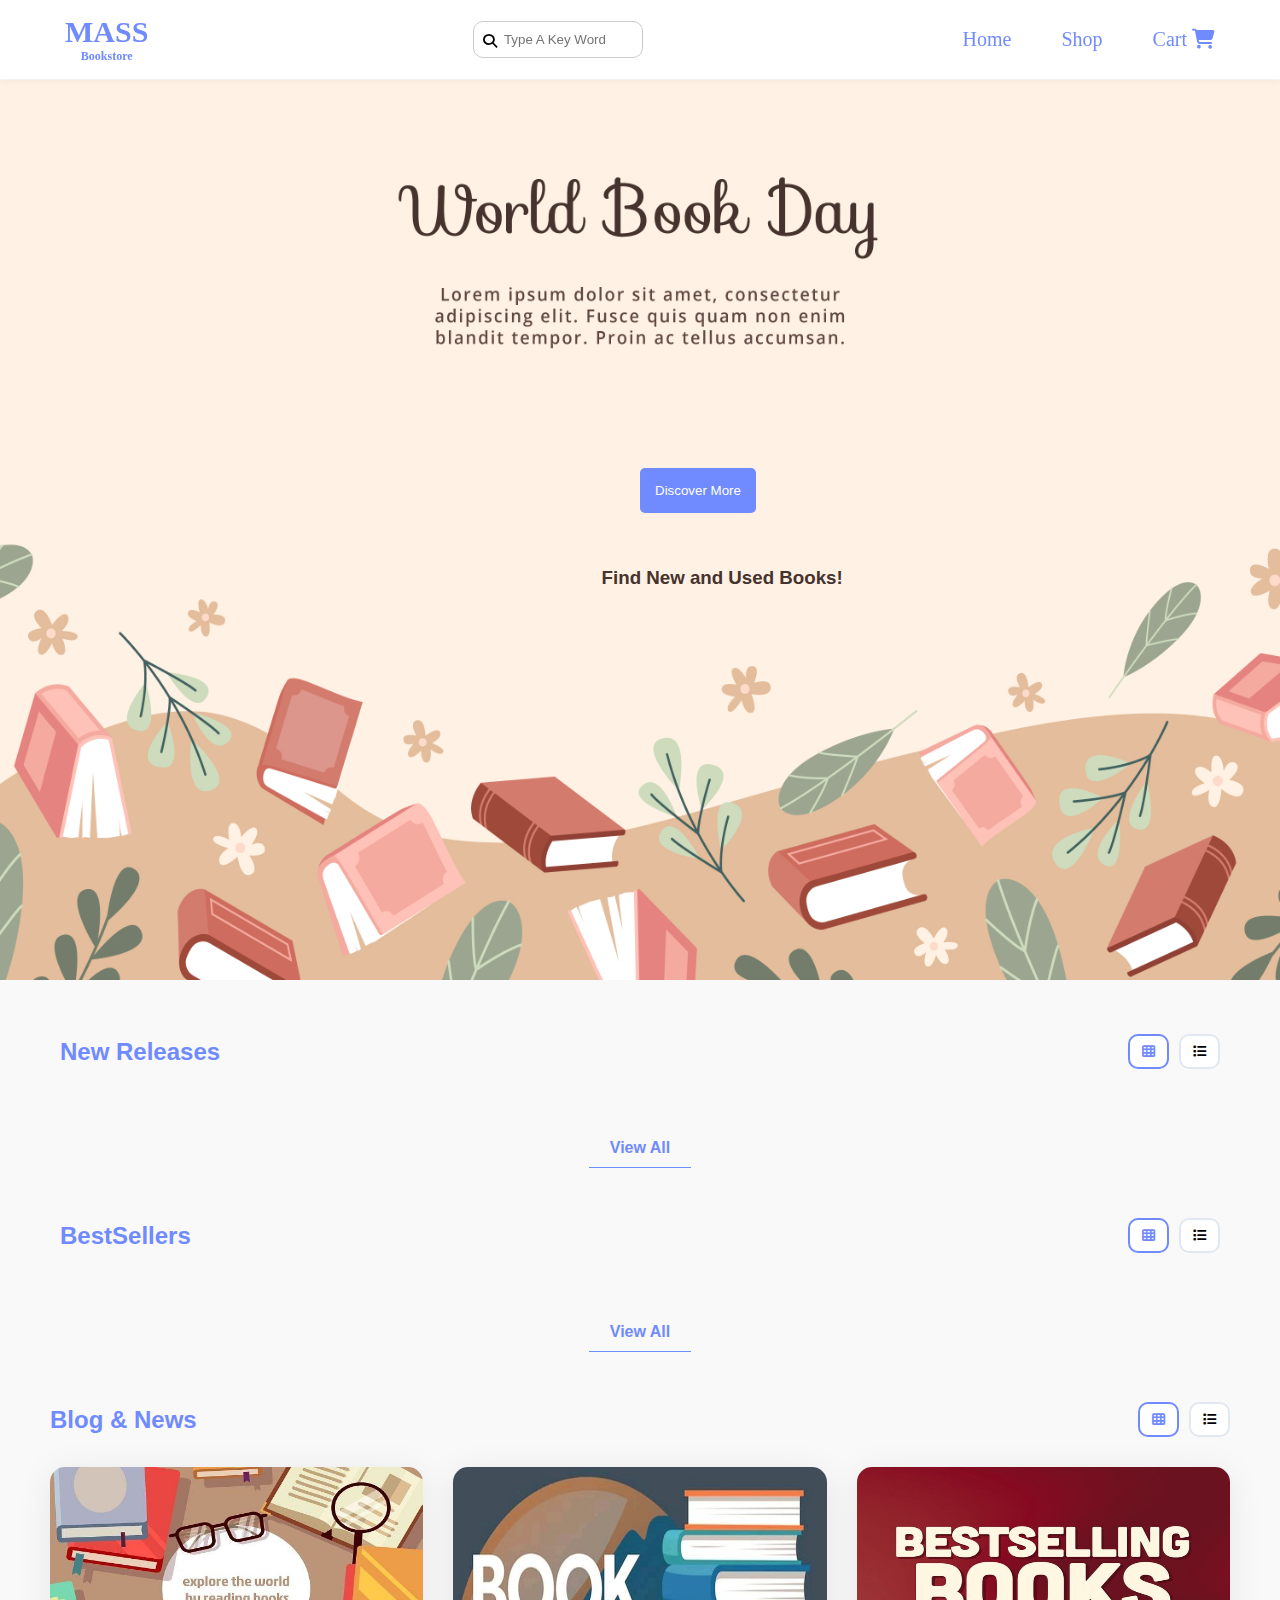
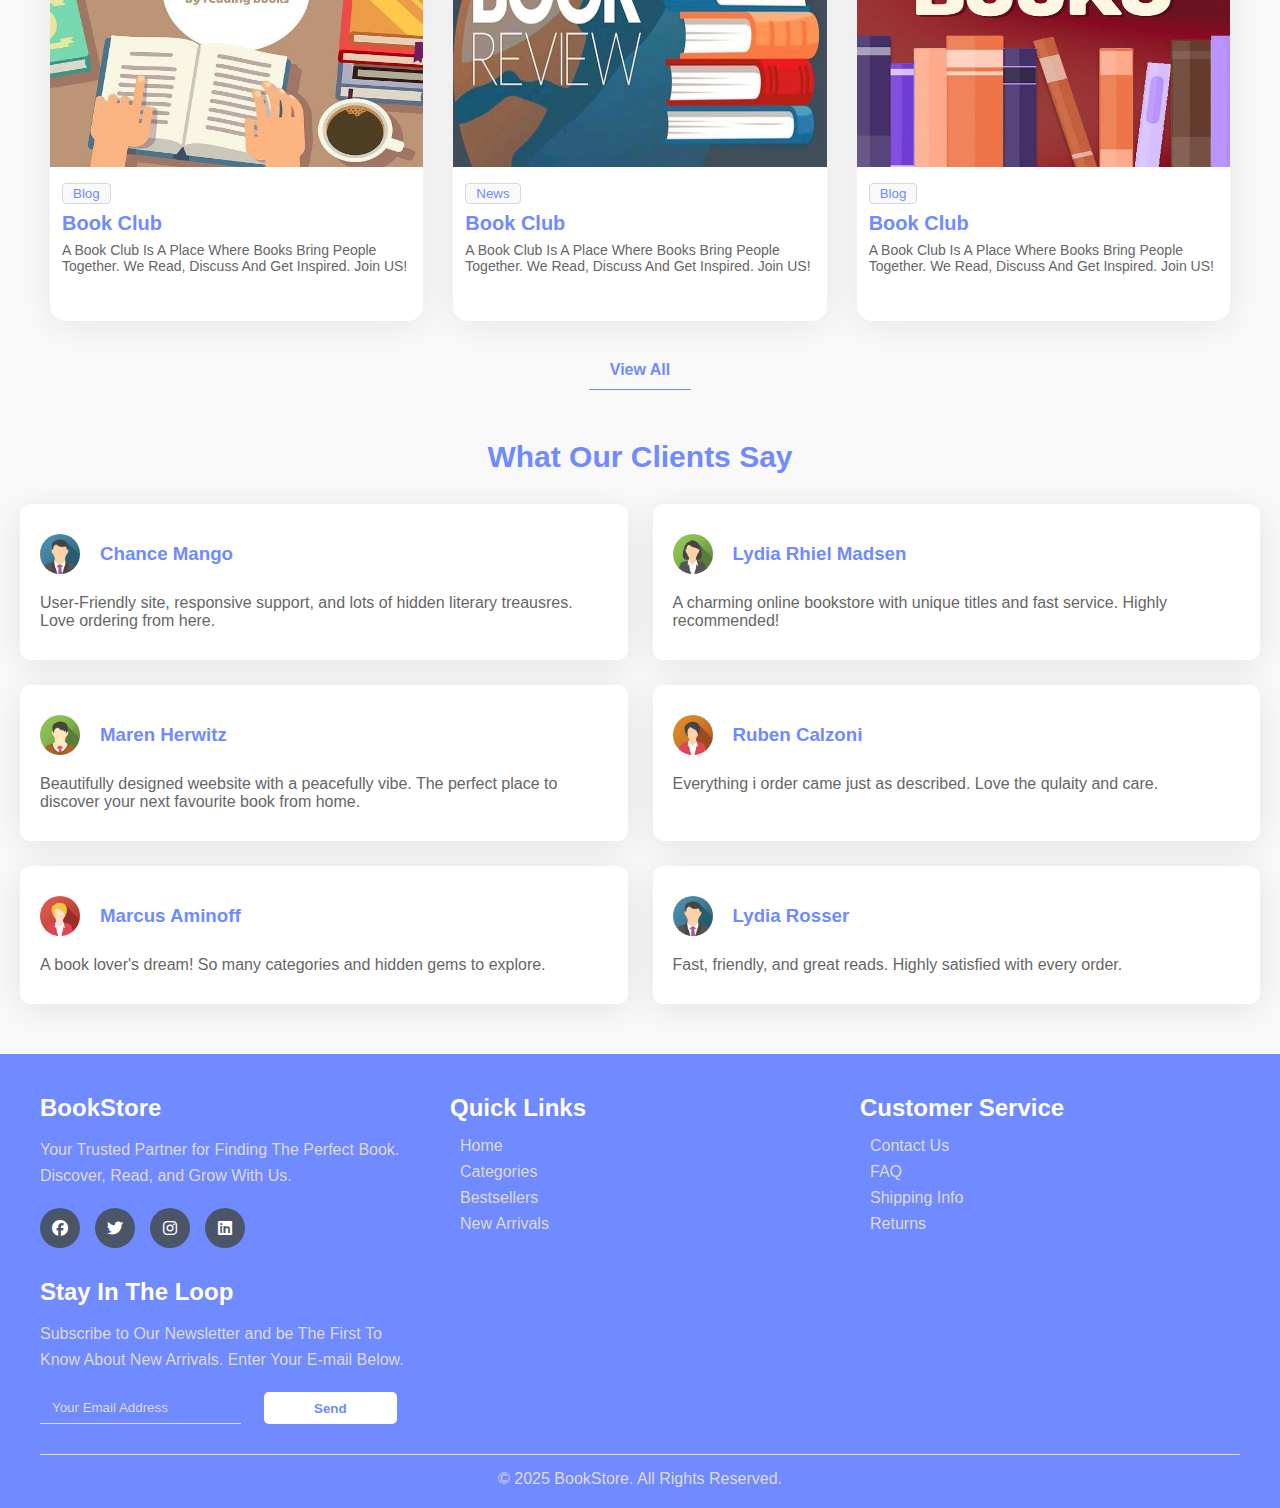
<file: index.html>
<!DOCTYPE html>
<html lang="en">
  <head>
    <meta charset="UTF-8" />
    <meta name="viewport" content="width=device-width, initial-scale=1.0" />
    <link rel="stylesheet" href="css/style.css" />
    <link rel="stylesheet" href="css/all.min.css" />
    <title>Book Store</title>
  </head>
  <body>
    <!-- Start Header -->
    <header>
      <div class="logo">
        <h1 class="logoName">MASS</h1>
        <span>Bookstore</span>
      </div>
      <div class="search">
        <input type="text" name="" id="input" placeholder="Type A Key Word" />
      </div>
      <nav>
        <ul>
          <li><a href="#">Home</a></li>
          <li><a href="shop.html">Shop</a></li>
          <li>
            <a href="cart.html">Cart <i class="fas fa-shopping-cart"></i> </a>
          </li>
        </ul>
      </nav>
    </header>
    <!-- End Header -->
    <!-- Start Hero Section -->
    <section class="hero">
      <img src="assets/hero.jpg" alt="" class="bckgrnd" />
      <button class="discover"><a href="#discover">Discover More</a></button>
      <h3>Find New and Used Books!</h3>
    </section>
    <!-- End Hero Section -->
    <!-- Start New Releases -->
    <section class="books-section" id="discover">
      <div class="container">
        <div class="section-header">
          <h2>New Releases</h2>
          <div class="view-options">
            <button class="view-btn active" data-view="grid">
              <i class="fas fa-th"></i>
            </button>
            <button class="view-btn" data-view="list">
              <i class="fas fa-list"></i>
            </button>
          </div>
        </div>
        <div class="books-grid" id="booksGrid"></div>
        <div class="view-all" id="viewAll">
          <a href="shop.html">View All</a>
        </div>
      </div>
    </section>
    <!-- End New Releases -->
    <!-- Start BestSellers -->
    <section class="books-section" id="discover">
      <div class="container">
        <div class="section-header">
          <h2>BestSellers</h2>
          <div class="view-options">
            <button class="view-btn active" data-view="grid">
              <i class="fas fa-th"></i>
            </button>
            <button class="view-btn" data-view="list">
              <i class="fas fa-list"></i>
            </button>
          </div>
        </div>
        <div class="books-grid" id="booksGrid2"></div>
        <div class="view-all" id="viewAll">
          <a href="shop.html">View All</a>
        </div>
      </div>
    </section>
    <!-- End BestSellers -->
    <!-- Start Blog & News -->
    <section class="news-section">
      <div class="container">
        <div class="section-header">
          <h2>Blog & News</h2>
          <div class="view-options">
            <button class="view-btn active" data-view="grid">
              <i class="fas fa-th"></i>
            </button>
            <button class="view-btn" data-view="list">
              <i class="fas fa-list"></i>
            </button>
          </div>
        </div>
        <div class="news-grid">
          <div class="news-card">
            <img src="assets/book1.jpg" alt="" />
            <div class="news-info">
              <button>Blog</button>
              <h3>Book Club</h3>
              <p>
                A Book Club Is A Place Where Books Bring People Together. We
                Read, Discuss And Get Inspired. Join US!
              </p>
            </div>
          </div>
          <div class="news-card">
            <img src="assets/book2.jpg" alt="" />
            <div class="news-info">
              <button>News</button>
              <h3>Book Club</h3>
              <p>
                A Book Club Is A Place Where Books Bring People Together. We
                Read, Discuss And Get Inspired. Join US!
              </p>
            </div>
          </div>
          <div class="news-card">
            <img src="assets/book3.jpg" alt="" />
            <div class="news-info">
              <button>Blog</button>
              <h3>Book Club</h3>
              <p>
                A Book Club Is A Place Where Books Bring People Together. We
                Read, Discuss And Get Inspired. Join US!
              </p>
            </div>
          </div>
        </div>
        <div class="view-all" id="viewAll">
          <a href="shop.html">View All</a>
        </div>
      </div>
    </section>
    <!-- End Blog & News -->
    <!-- Start Clients Section -->
    <section class="clients-section">
      <div class="container">
        <h2>What Our Clients Say</h2>
        <div class="posts-grid">
          <div class="post">
            <div class="post-head">
              <img src="assets/team-01.png" alt="" />
              <h3 class="user">Chance Mango</h3>
            </div>
            <div class="post-body">
              <p>
                User-Friendly site, responsive support, and lots of hidden
                literary treausres. Love ordering from here.
              </p>
            </div>
          </div>
          <div class="post">
            <div class="post-head">
              <img src="assets/team-02.png" alt="" />
              <h3 class="user">Lydia Rhiel Madsen</h3>
            </div>
            <div class="post-body">
              <p>
                A charming online bookstore with unique titles and fast service.
                Highly recommended!
              </p>
            </div>
          </div>
          <div class="post">
            <div class="post-head">
              <img src="assets/team-03.png" alt="" />
              <h3 class="user">Maren Herwitz</h3>
            </div>
            <div class="post-body">
              <p>
                Beautifully designed weebsite with a peacefully vibe. The
                perfect place to discover your next favourite book from home.
              </p>
            </div>
          </div>
          <div class="post">
            <div class="post-head">
              <img src="assets/team-04.png" alt="" />
              <h3 class="user">Ruben Calzoni</h3>
            </div>
            <div class="post-body">
              <p>
                Everything i order came just as described. Love the qulaity and
                care.
              </p>
            </div>
          </div>
          <div class="post">
            <div class="post-head">
              <img src="assets/team-05.png" alt="" />
              <h3 class="user">Marcus Aminoff</h3>
            </div>
            <div class="post-body">
              <p>
                A book lover's dream! So many categories and hidden gems to
                explore.
              </p>
            </div>
          </div>
          <div class="post">
            <div class="post-head">
              <img src="assets/team-01.png" alt="" />
              <h3 class="user">Lydia Rosser</h3>
            </div>
            <div class="post-body">
              <p>
                Fast, friendly, and great reads. Highly satisfied with every
                order.
              </p>
            </div>
          </div>
        </div>
      </div>
    </section>
    <!-- End Clients Section -->
    <!-- Start Footer -->
    <footer>
      <div class="container">
        <div class="footer-content">
          <div class="footer-section">
            <h3>BookStore</h3>
            <p>
              Your Trusted Partner for Finding The Perfect Book. Discover, Read,
              and Grow With Us.
            </p>
            <div class="social">
              <a href="#"><i class="fab fa-facebook"></i></a>
              <a href="#"><i class="fab fa-twitter"></i></a>
              <a href="#"><i class="fab fa-instagram"></i></a>
              <a href="#"><i class="fab fa-linkedin"></i></a>
            </div>
          </div>
          <div class="footer-section">
            <h4>Quick Links</h4>
            <ul>
              <li><a href="#">Home</a></li>
              <li><a href="#">Categories</a></li>
              <li><a href="#">Bestsellers</a></li>
              <li><a href="#">New Arrivals</a></li>
            </ul>
          </div>
          <div class="footer-section">
            <h4>Customer Service</h4>
            <ul>
              <li><a href="#">Contact Us</a></li>
              <li><a href="#">FAQ</a></li>
              <li><a href="#">Shipping Info</a></li>
              <li><a href="#">Returns</a></li>
            </ul>
          </div>
          <div class="footer-section">
            <h4>Stay In The Loop</h4>
            <p>
              Subscribe to Our Newsletter and be The First To Know About New
              Arrivals. Enter Your E-mail Below.
            </p>
            <div class="email-input">
              <input
                type="email"
                name="mail"
                id="mail"
                placeholder="Your Email Address"
              />
              <button class="subscribe">Send</button>
            </div>
          </div>
        </div>
        <div class="bottom">
          <p>&copy; 2025 BookStore. All Rights Reserved.</p>
        </div>
      </div>
    </footer>
    <!-- End Footer -->
    <!-- Script -->
    <script src="js/script.js"></script>
    <!-- Script -->
  </body>
</html>
</file>
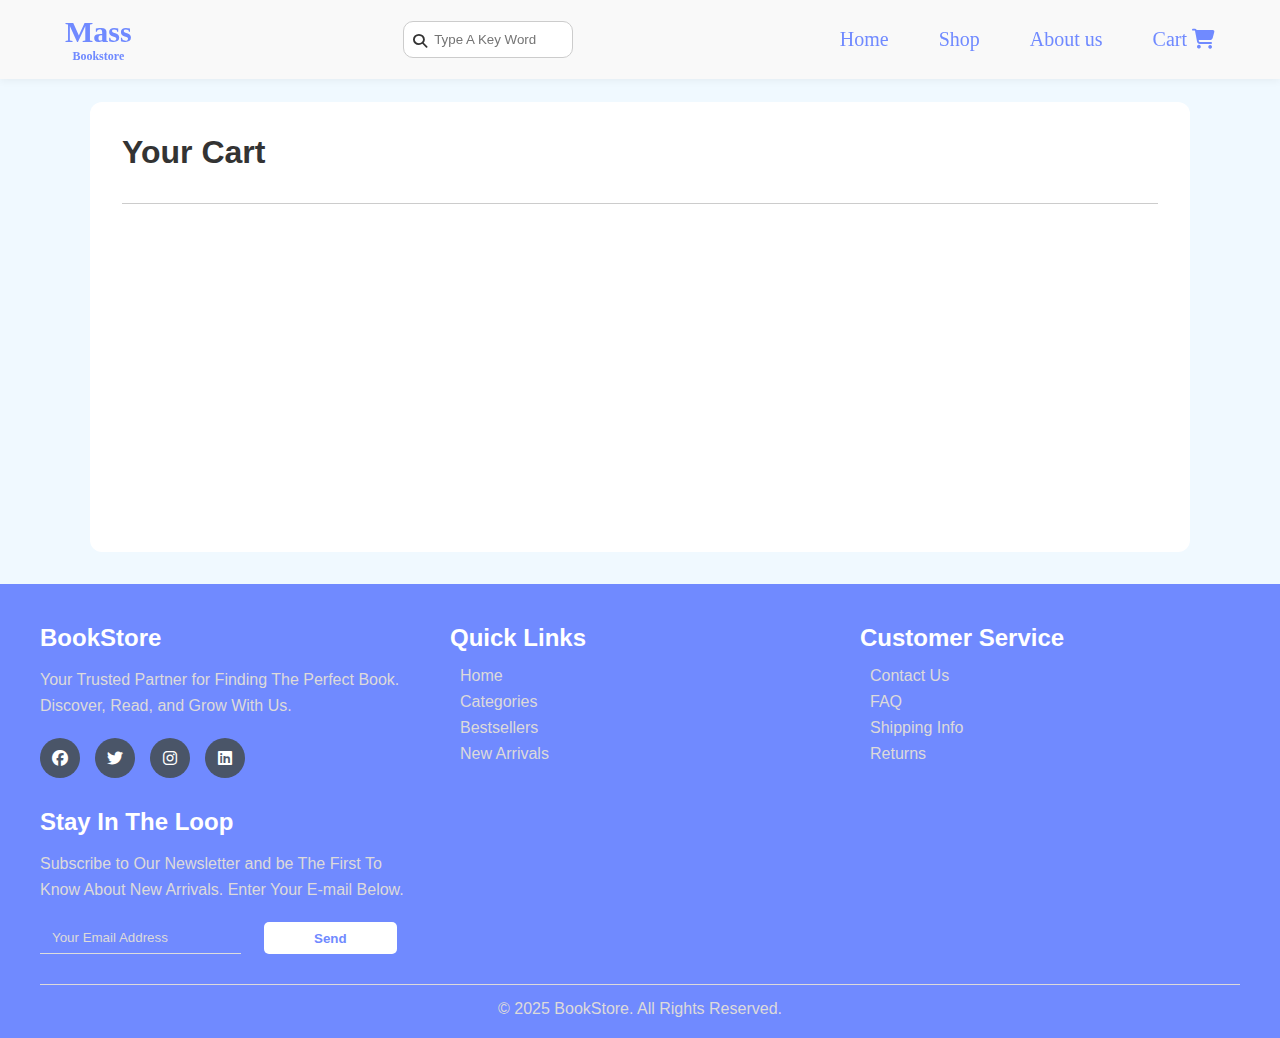
<file: cart.html>
<!DOCTYPE html>
<html lang="en">
  <head>
    <meta charset="UTF-8" />
    <meta name="viewport" content="width=device-width, initial-scale=1.0" />
    <title>Bookstore | Cart</title>
  </head>
  <link rel="stylesheet" href="css/cartStyle.css" />
  <link rel="stylesheet" href="css/all.min.css" />

  <body>
    <!-- Start Header  -->
    <header>
      <div class="logo">
        <h1 class="logoName">Mass</h1>
        <span>Bookstore</span>
      </div>
      <div class="search">
        <input type="text" name="" id="input" placeholder="Type A Key Word" />
      </div>

      <nav>
        <ul>
          <li><a href="home.html">Home</a></li>
          <li><a href="shop.html">Shop</a></li>
          <li><a href="about.html">About us</a></li>
          <li>
            <a href="cart.html">Cart <i class="fas fa-shopping-cart"></i> </a>
          </li>
        </ul>
      </nav>
    </header>
    <!-- End Header -->
    <div class="cart-page">
      <h1>Your Cart</h1>

      <!--<div class="cart-item">
        <img
          src="assets/281023-10-most-read-books-Blog.webp"
          alt="Book Cover"
        />

        <div class="cart-info">
          <h2>Book Title</h2>
          <p>Price: 20$</p>
          <p>Quantity: 1</p>
        </div>
        <div class="quantity-selector">
          <button class="qty-btn">-</button>
          <span class="qty-number">1</span>
          <button class="qty-btn">+</button>
        </div>

        <button class="remove-btn">Remove</button>
      </div> -->

      <div class="cart-summary">
        <!--<p>Subtotal: 20$</p>
        <p>Total: 20$</p>
        <button class="checkout-btn">Checkout</button>
        <br /> -->
      </div>
    </div>
    <!--  Start Footer -->
    <footer>
      <div class="container">
        <div class="footer-content">
          <div class="footer-section">
            <h3>BookStore</h3>
            <p>
              Your Trusted Partner for Finding The Perfect Book. Discover, Read,
              and Grow With Us.
            </p>
            <div class="social">
              <a href="#"><i class="fab fa-facebook"></i></a>
              <a href="#"><i class="fab fa-twitter"></i></a>
              <a href="#"><i class="fab fa-instagram"></i></a>
              <a href="#"><i class="fab fa-linkedin"></i></a>
            </div>
          </div>
          <div class="footer-section">
            <h4>Quick Links</h4>
            <ul>
              <li><a href="#">Home</a></li>
              <li><a href="#">Categories</a></li>
              <li><a href="#">Bestsellers</a></li>
              <li><a href="#">New Arrivals</a></li>
            </ul>
          </div>
          <div class="footer-section">
            <h4>Customer Service</h4>
            <ul>
              <li><a href="#">Contact Us</a></li>
              <li><a href="#">FAQ</a></li>
              <li><a href="#">Shipping Info</a></li>
              <li><a href="#">Returns</a></li>
            </ul>
          </div>
          <div class="footer-section">
            <h4>Stay In The Loop</h4>
            <p>
              Subscribe to Our Newsletter and be The First To Know About New
              Arrivals. Enter Your E-mail Below.
            </p>
            <div class="email-input">
              <input
                type="email"
                name="mail"
                id="mail"
                placeholder="Your Email Address"
              />
              <button class="subscribe">Send</button>
            </div>
          </div>
        </div>
        <div class="bottom">
          <p>&copy; 2025 BookStore. All Rights Reserved.</p>
        </div>
      </div>
    </footer>
    <script src="js/cartScript.js"></script>
    <!-- End Footer -->
  </body>
</html>
</file>
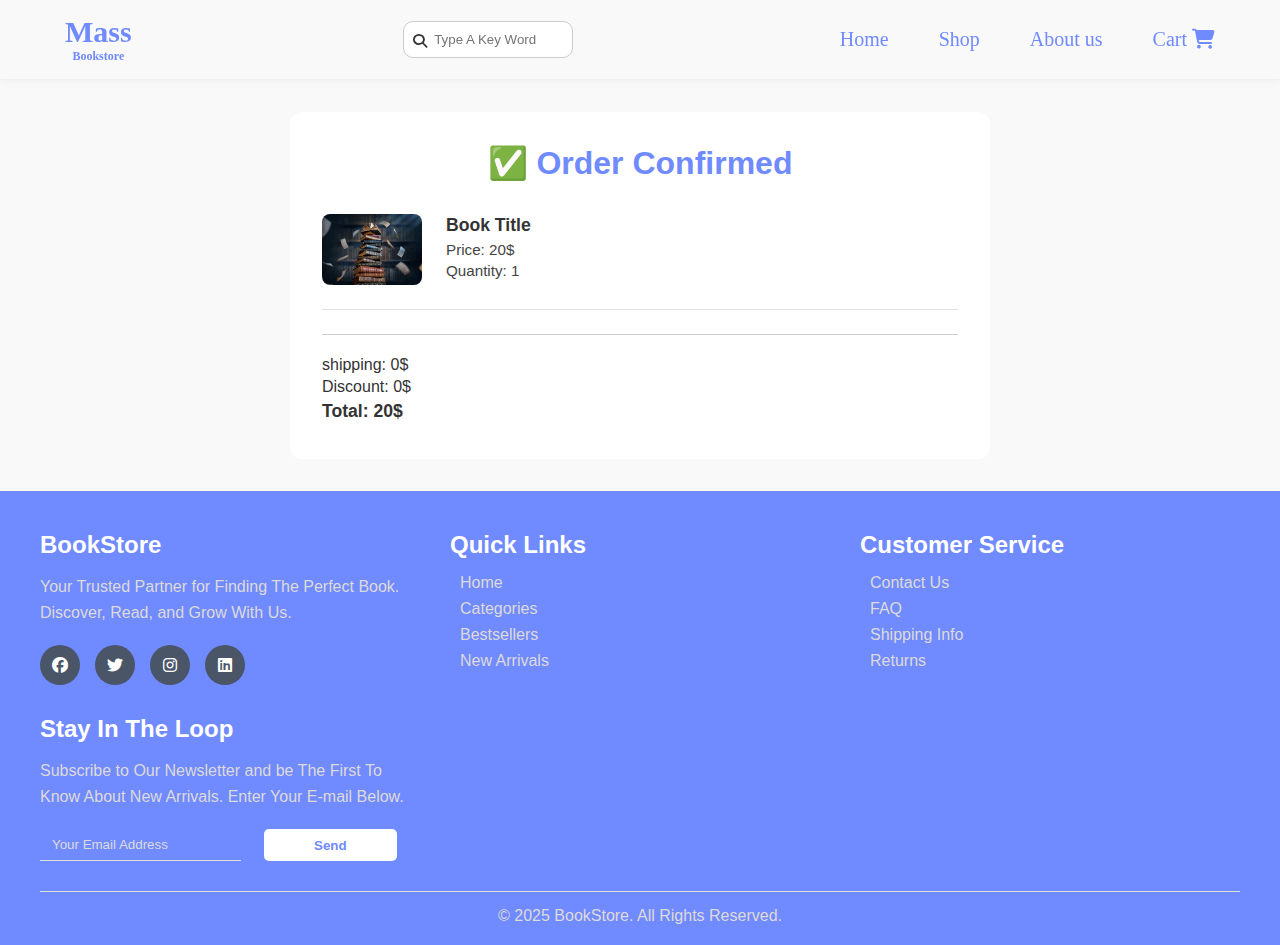
<file: checkout.html>
<!DOCTYPE html>
<html lang="en">
  <head>
    <meta charset="UTF-8" />
    <meta name="viewport" content="width=device-width, initial-scale=1.0" />
    <title>checkout | Bookstore</title>
    <link rel="stylesheet" href="/css/checkoutstyle.css" />
    <link rel="stylesheet" href="/css/all.min.css" />
  </head>

  <body>
    <header>
      <div class="logo">
        <h1 class="logoName">Mass</h1>
        <span>Bookstore</span>
      </div>
      <div class="search">
        <input type="text" name="" id="input" placeholder="Type A Key Word" />
      </div>
      <nav>
        <ul>
          <li><a href="/home.html#">Home</a></li>
          <li><a href="/shop.html">Shop</a></li>
          <li><a href="/about.html">About us</a></li>
          <li>
            <a href="/cart.html">Cart <i class="fas fa-shopping-cart"></i> </a>
          </li>
        </ul>
      </nav>
    </header>
    <div class="cart-checkout">
      <h1>✅ Order Confirmed</h1>
      <div class="order-item">
        <img src="assets/281023-10-most-read-books-Blog.webp" alt="book" />
        <div class="order-info">
          <h2>Book Title</h2>
          <p>Price: 20$</p>
          <p>Quantity: 1</p>
        </div>
      </div>
      <div class="order-summary">
        <p>shipping: 0$</p>
        <p>Discount: 0$</p>
        <p>Total: 20$</p>
      </div>
    </div>

    <!--  footer -->
    <footer>
      <div class="container">
        <div class="footer-content">
          <div class="footer-section">
            <h3>BookStore</h3>
            <p>
              Your Trusted Partner for Finding The Perfect Book. Discover, Read,
              and Grow With Us.
            </p>
            <div class="social">
              <a href="#"><i class="fab fa-facebook"></i></a>
              <a href="#"><i class="fab fa-twitter"></i></a>
              <a href="#"><i class="fab fa-instagram"></i></a>
              <a href="#"><i class="fab fa-linkedin"></i></a>
            </div>
          </div>
          <div class="footer-section">
            <h4>Quick Links</h4>
            <ul>
              <li><a href="#">Home</a></li>
              <li><a href="#">Categories</a></li>
              <li><a href="#">Bestsellers</a></li>
              <li><a href="#">New Arrivals</a></li>
            </ul>
          </div>
          <div class="footer-section">
            <h4>Customer Service</h4>
            <ul>
              <li><a href="#">Contact Us</a></li>
              <li><a href="#">FAQ</a></li>
              <li><a href="#">Shipping Info</a></li>
              <li><a href="#">Returns</a></li>
            </ul>
          </div>
          <div class="footer-section">
            <h4>Stay In The Loop</h4>
            <p>
              Subscribe to Our Newsletter and be The First To Know About New
              Arrivals. Enter Your E-mail Below.
            </p>
            <div class="email-input">
              <input
                type="email"
                name="mail"
                id="mail"
                placeholder="Your Email Address"
              />
              <button class="subscribe">Send</button>
            </div>
          </div>
        </div>
        <div class="bottom">
          <p>&copy; 2025 BookStore. All Rights Reserved.</p>
        </div>
      </div>
    </footer>
    <!-- End Footer -->
  </body>
</html>
</file>
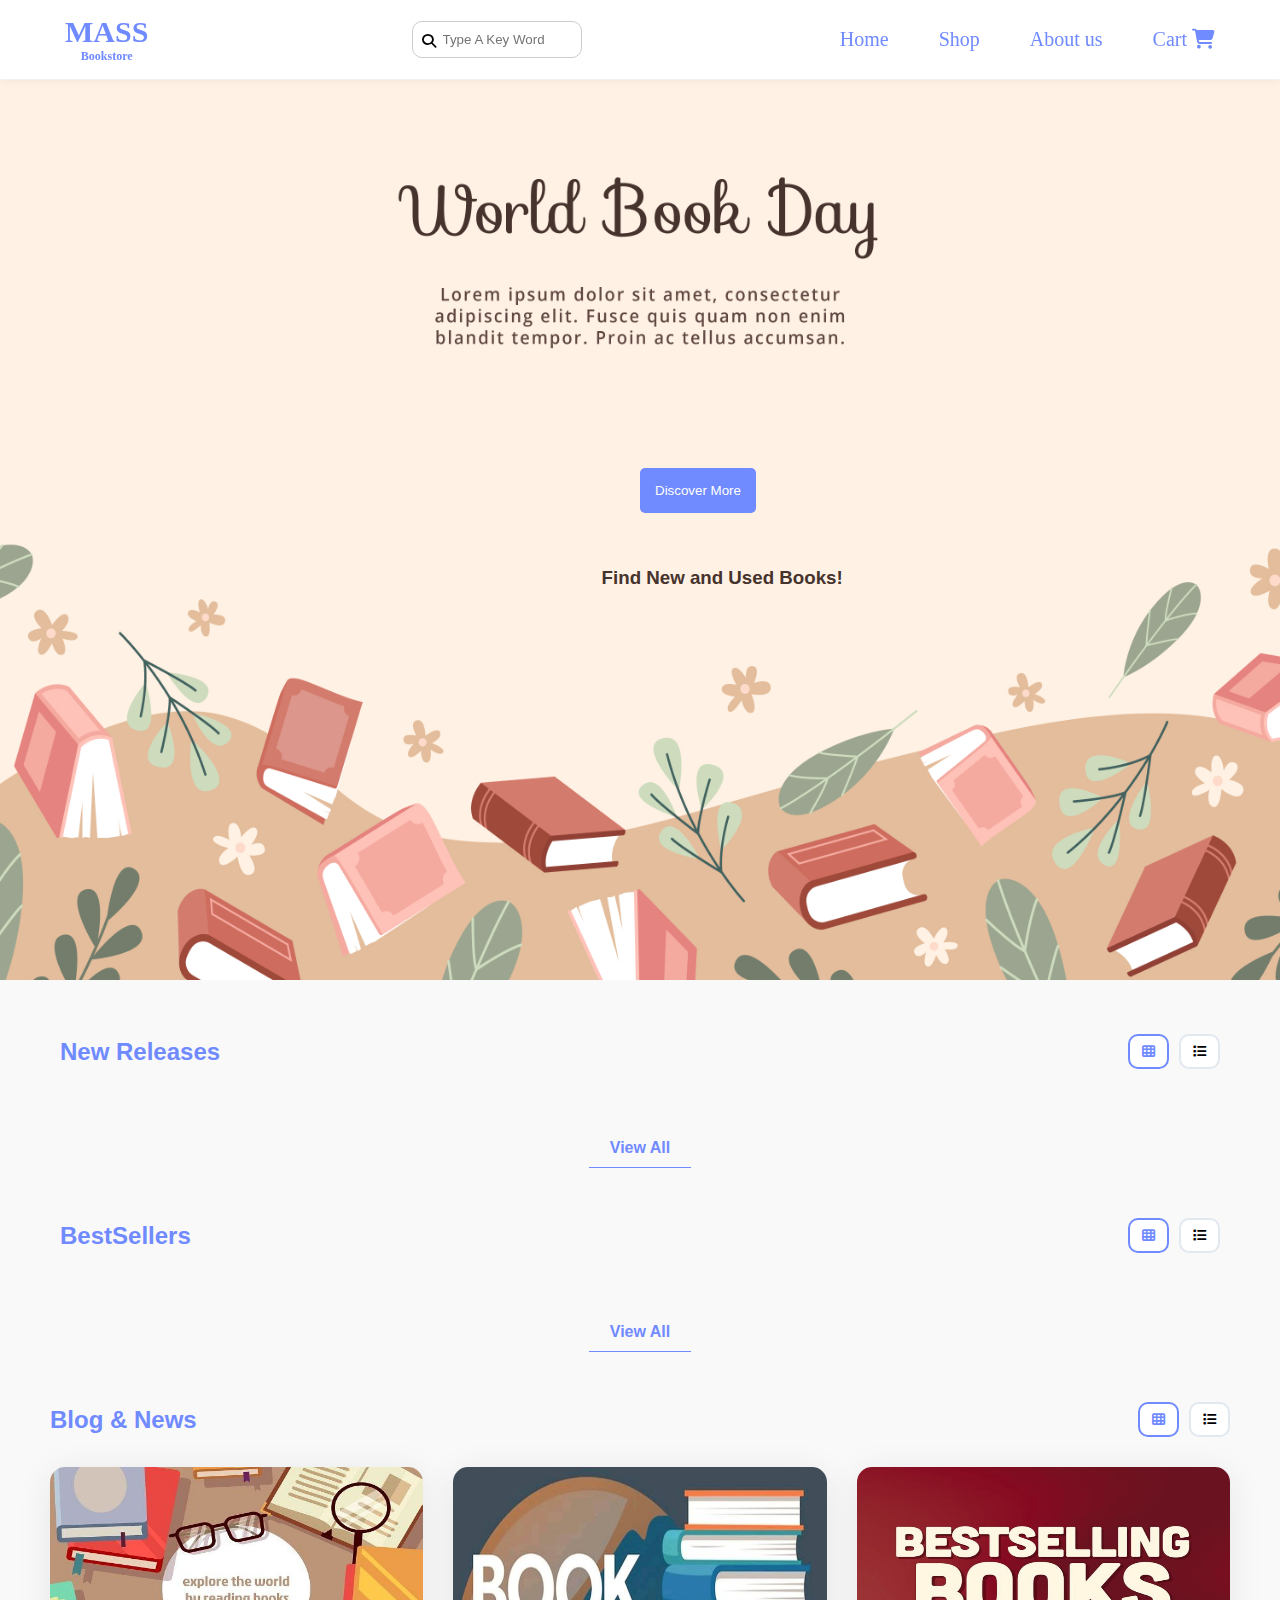
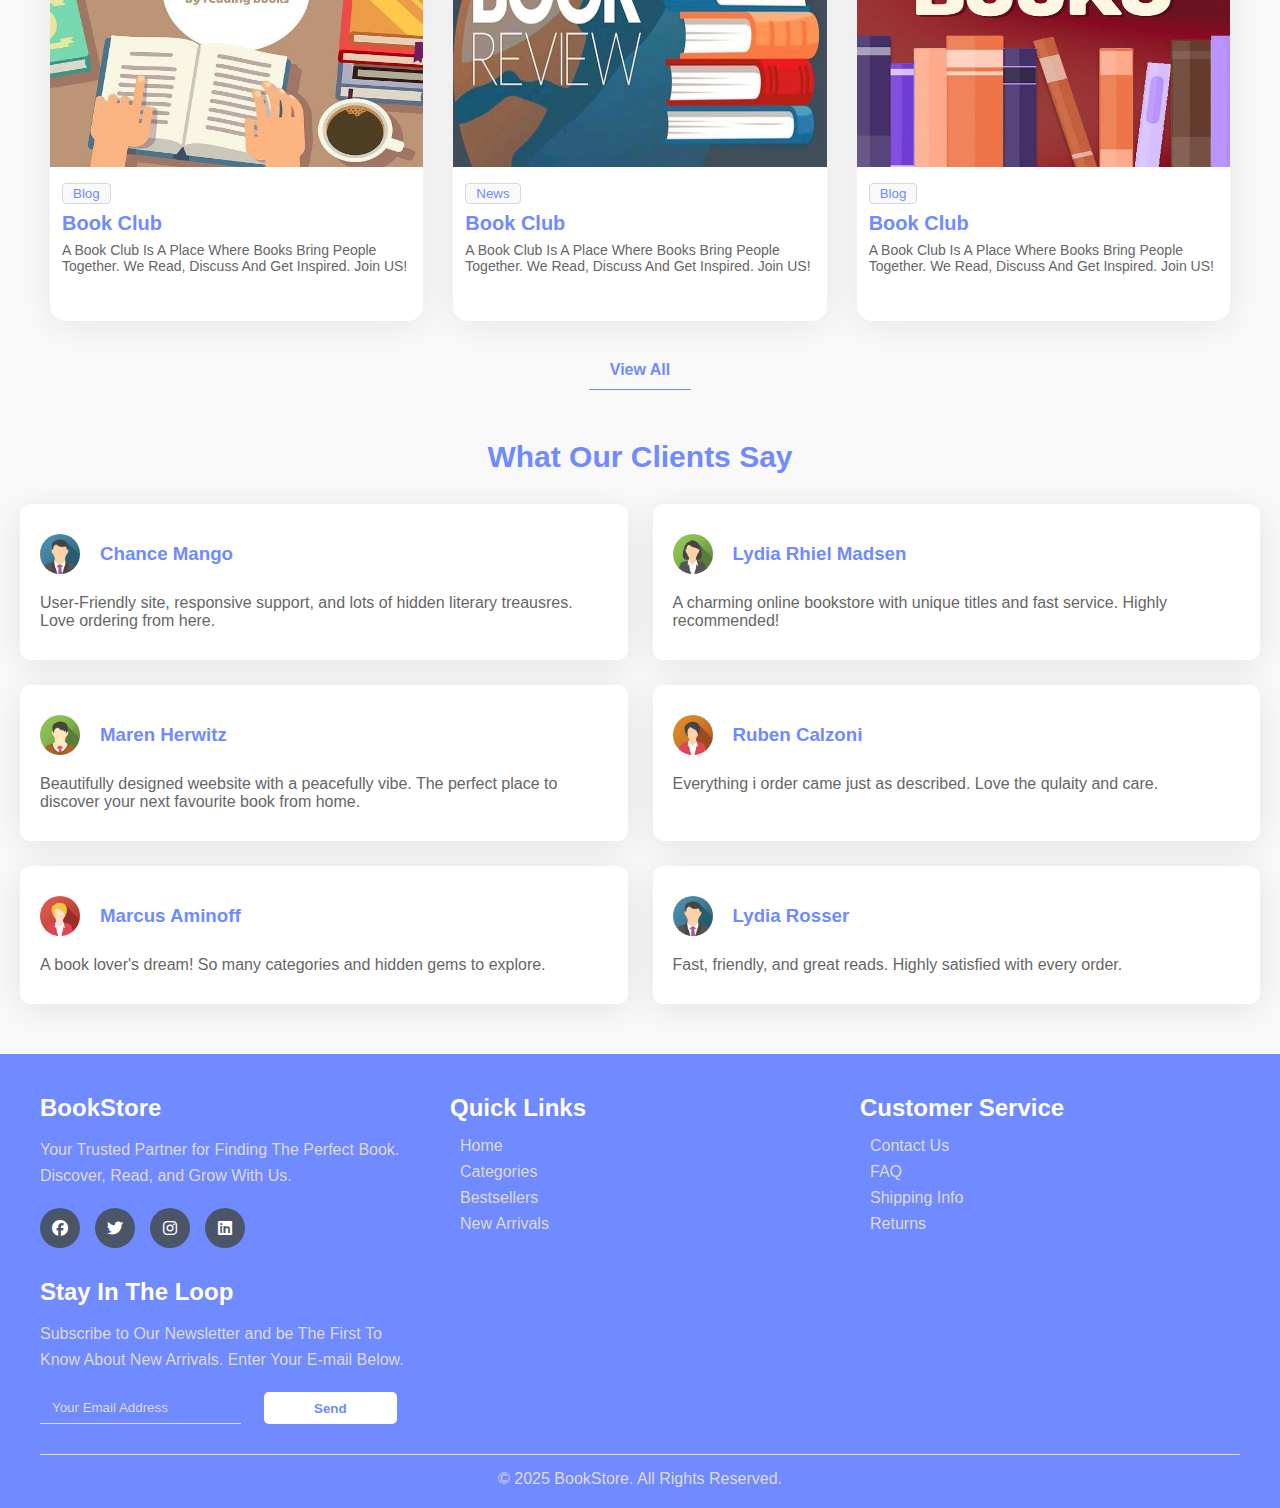
<file: home.html>
<!DOCTYPE html>
<html lang="en">
  <head>
    <meta charset="UTF-8" />
    <meta name="viewport" content="width=device-width, initial-scale=1.0" />
    <link rel="stylesheet" href="/css/style.css" />
    <link rel="stylesheet" href="/css/all.min.css" />
    <title>Book Store</title>
  </head>
  <body>
    <!-- Start Header -->
    <header>
      <div class="logo">
        <h1 class="logoName">MASS</h1>
        <span>Bookstore</span>
      </div>
      <div class="search">
        <input type="text" name="" id="input" placeholder="Type A Key Word" />
      </div>
      <nav>
        <ul>
          <li><a href="/home.html#">Home</a></li>
          <li><a href="/shop.html">Shop</a></li>
          <li><a href="/about.html">About us</a></li>
          <li>
            <a href="/cart.html">Cart <i class="fas fa-shopping-cart"></i> </a>
          </li>
        </ul>
      </nav>
    </header>
    <!-- End Header -->
    <!-- Start Hero Section -->
    <section class="hero">
      <img src="/assets/hero.jpg" alt="" class="bckgrnd" />
      <button class="discover"><a href="#discover">Discover More</a></button>
      <h3>Find New and Used Books!</h3>
    </section>
    <!-- End Hero Section -->
    <!-- Start New Releases -->
    <section class="books-section" id="discover">
      <div class="container">
        <div class="section-header">
          <h2>New Releases</h2>
          <div class="view-options">
            <button class="view-btn active" data-view="grid">
              <i class="fas fa-th"></i>
            </button>
            <button class="view-btn" data-view="list">
              <i class="fas fa-list"></i>
            </button>
          </div>
        </div>
        <div class="books-grid" id="booksGrid"></div>
        <div class="view-all" id="viewAll">
          <a href="/shop.html">View All</a>
        </div>
      </div>
    </section>
    <!-- End New Releases -->
    <!-- Start BestSellers -->
    <section class="books-section" id="discover">
      <div class="container">
        <div class="section-header">
          <h2>BestSellers</h2>
          <div class="view-options">
            <button class="view-btn active" data-view="grid">
              <i class="fas fa-th"></i>
            </button>
            <button class="view-btn" data-view="list">
              <i class="fas fa-list"></i>
            </button>
          </div>
        </div>
        <div class="books-grid" id="booksGrid2"></div>
        <div class="view-all" id="viewAll">
          <a href="/shop.html">View All</a>
        </div>
      </div>
    </section>
    <!-- End BestSellers -->
    <!-- Start Blog & News -->
    <section class="news-section">
      <div class="container">
        <div class="section-header">
          <h2>Blog & News</h2>
          <div class="view-options">
            <button class="view-btn active" data-view="grid">
              <i class="fas fa-th"></i>
            </button>
            <button class="view-btn" data-view="list">
              <i class="fas fa-list"></i>
            </button>
          </div>
        </div>
        <div class="news-grid">
          <div class="news-card">
            <img src="/assets/book1.jpg" alt="" />
            <div class="news-info">
              <button>Blog</button>
              <h3>Book Club</h3>
              <p>
                A Book Club Is A Place Where Books Bring People Together. We
                Read, Discuss And Get Inspired. Join US!
              </p>
            </div>
          </div>
          <div class="news-card">
            <img src="/assets/book2.jpg" alt="" />
            <div class="news-info">
              <button>News</button>
              <h3>Book Club</h3>
              <p>
                A Book Club Is A Place Where Books Bring People Together. We
                Read, Discuss And Get Inspired. Join US!
              </p>
            </div>
          </div>
          <div class="news-card">
            <img src="/assets/book3.jpg" alt="" />
            <div class="news-info">
              <button>Blog</button>
              <h3>Book Club</h3>
              <p>
                A Book Club Is A Place Where Books Bring People Together. We
                Read, Discuss And Get Inspired. Join US!
              </p>
            </div>
          </div>
        </div>
        <div class="view-all" id="viewAll">
          <a href="/shop.html">View All</a>
        </div>
      </div>
    </section>
    <!-- End Blog & News -->
    <!-- Start Clients Section -->
    <section class="clients-section">
      <div class="container">
        <h2>What Our Clients Say</h2>
        <div class="posts-grid">
          <div class="post">
            <div class="post-head">
              <img src="/assets/team-01.png" alt="" />
              <h3 class="user">Chance Mango</h3>
            </div>
            <div class="post-body">
              <p>
                User-Friendly site, responsive support, and lots of hidden
                literary treausres. Love ordering from here.
              </p>
            </div>
          </div>
          <div class="post">
            <div class="post-head">
              <img src="/assets/team-02.png" alt="" />
              <h3 class="user">Lydia Rhiel Madsen</h3>
            </div>
            <div class="post-body">
              <p>
                A charming online bookstore with unique titles and fast service.
                Highly recommended!
              </p>
            </div>
          </div>
          <div class="post">
            <div class="post-head">
              <img src="/assets/team-03.png" alt="" />
              <h3 class="user">Maren Herwitz</h3>
            </div>
            <div class="post-body">
              <p>
                Beautifully designed weebsite with a peacefully vibe. The
                perfect place to discover your next favourite book from home.
              </p>
            </div>
          </div>
          <div class="post">
            <div class="post-head">
              <img src="/assets/team-04.png" alt="" />
              <h3 class="user">Ruben Calzoni</h3>
            </div>
            <div class="post-body">
              <p>
                Everything i order came just as described. Love the qulaity and
                care.
              </p>
            </div>
          </div>
          <div class="post">
            <div class="post-head">
              <img src="/assets/team-05.png" alt="" />
              <h3 class="user">Marcus Aminoff</h3>
            </div>
            <div class="post-body">
              <p>
                A book lover's dream! So many categories and hidden gems to
                explore.
              </p>
            </div>
          </div>
          <div class="post">
            <div class="post-head">
              <img src="/assets/team-01.png" alt="" />
              <h3 class="user">Lydia Rosser</h3>
            </div>
            <div class="post-body">
              <p>
                Fast, friendly, and great reads. Highly satisfied with every
                order.
              </p>
            </div>
          </div>
        </div>
      </div>
    </section>
    <!-- End Clients Section -->
    <!-- Start Footer -->
    <footer>
      <div class="container">
        <div class="footer-content">
          <div class="footer-section">
            <h3>BookStore</h3>
            <p>
              Your Trusted Partner for Finding The Perfect Book. Discover, Read,
              and Grow With Us.
            </p>
            <div class="social">
              <a href="#"><i class="fab fa-facebook"></i></a>
              <a href="#"><i class="fab fa-twitter"></i></a>
              <a href="#"><i class="fab fa-instagram"></i></a>
              <a href="#"><i class="fab fa-linkedin"></i></a>
            </div>
          </div>
          <div class="footer-section">
            <h4>Quick Links</h4>
            <ul>
              <li><a href="#">Home</a></li>
              <li><a href="#">Categories</a></li>
              <li><a href="#">Bestsellers</a></li>
              <li><a href="#">New Arrivals</a></li>
            </ul>
          </div>
          <div class="footer-section">
            <h4>Customer Service</h4>
            <ul>
              <li><a href="#">Contact Us</a></li>
              <li><a href="#">FAQ</a></li>
              <li><a href="#">Shipping Info</a></li>
              <li><a href="#">Returns</a></li>
            </ul>
          </div>
          <div class="footer-section">
            <h4>Stay In The Loop</h4>
            <p>
              Subscribe to Our Newsletter and be The First To Know About New
              Arrivals. Enter Your E-mail Below.
            </p>
            <div class="email-input">
              <input
                type="email"
                name="mail"
                id="mail"
                placeholder="Your Email Address"
              />
              <button class="subscribe">Send</button>
            </div>
          </div>
        </div>
        <div class="bottom">
          <p>&copy; 2025 BookStore. All Rights Reserved.</p>
        </div>
      </div>
    </footer>
    <!-- End Footer -->
    <!-- Script -->
    <script src="/js/script.js"></script>
    <!-- Script -->
  </body>
</html>
</file>
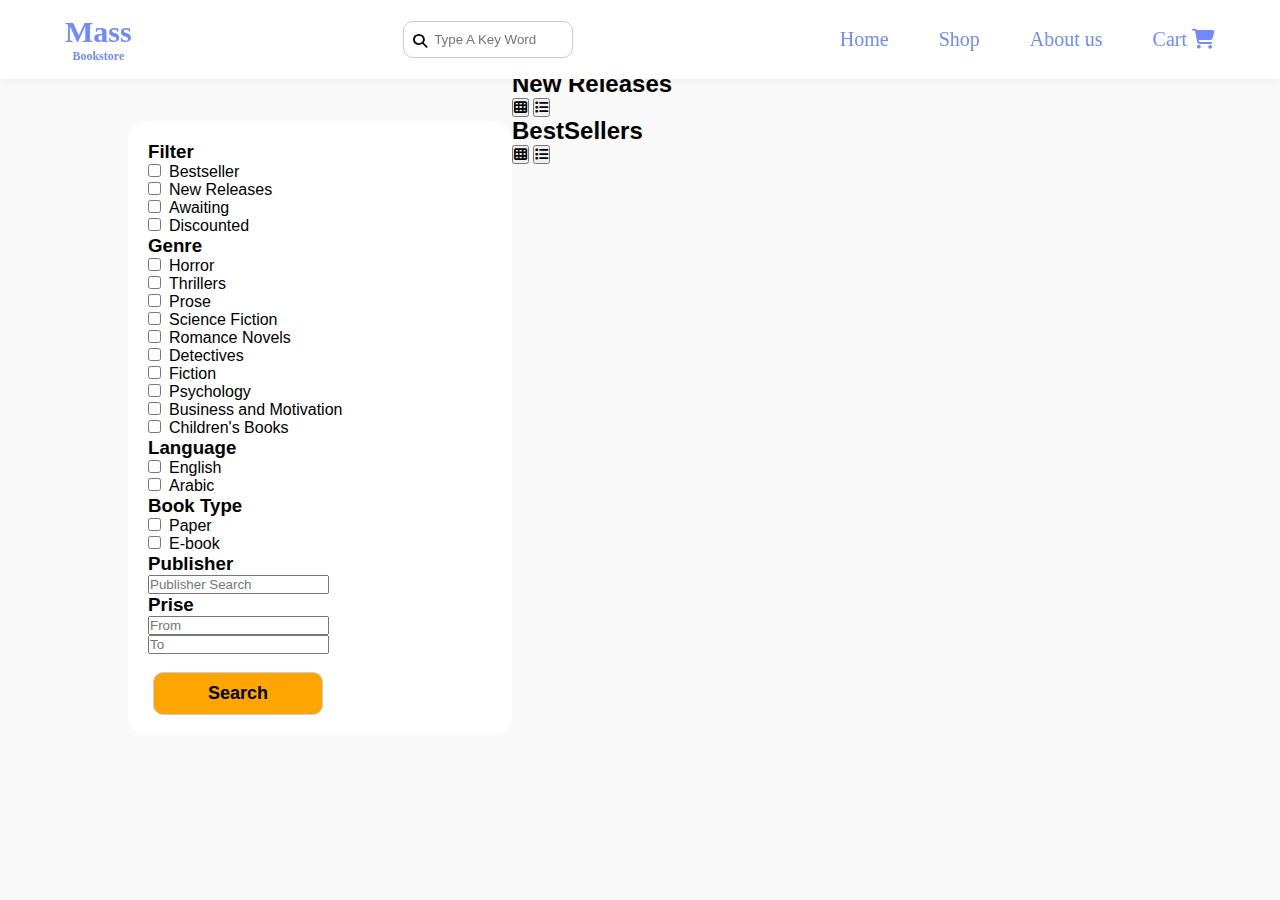
<file: shop.html>
<!DOCTYPE html>
<html lang="en">
  <head>
    <meta charset="UTF-8" />
    <meta name="viewport" content="width=device-width, initial-scale=1.0" />
    <title>Shop</title>
    
    <link rel="stylesheet" href="css/shop.css" />
    <link rel="stylesheet" href="css/all.min.css" />
  </head>

  <body>
    <!-- Start Header -->
    <header>
      <div class="logo">
        <h1 class="logoName">Mass</h1>
        <span>Bookstore</span>
      </div>
      <div class="search">
        <input type="text" name="" id="input" placeholder="Type A Key Word" />
      </div>

      <nav>
        <ul>
          <li><a href="home.html#">Home</a></li>
          <li><a href="shop.html">Shop</a></li>
          <li><a href="about.html">About us</a></li>
          <li>
            <a href="cart.html">Cart <i class="fas fa-shopping-cart"></i> </a>
          </li>
        </ul>
      </nav>
    </header>
    <!-- End Header -->
    <div class="container">
      <div id="filter">
        <h3>Filter</h3>
        <input type="checkbox" name="bestseller" id="bestseller" /><label
          for="bestseller"
          >Bestseller</label
        ><br />
        <input type="checkbox" name="newreleases" id="newreleases" /><label
          for="newreleases"
          >New Releases</label
        ><br />
        <input type="checkbox" name="awaiting" id="awaiting" /><label
          for="awaiting"
          >Awaiting</label
        ><br />
        <input type="checkbox" name="discounted" id="discounted" /><label
          for="discounted"
          >Discounted</label
        ><br />

        <h3>Genre</h3>
        <input type="checkbox" name="horror" id="horror" /><label for="horror"
          >Horror</label
        ><br />
        <input type="checkbox" name="thrillers" id="thrillers" /><label
          for="thrillers"
          >Thrillers</label
        ><br />
        <input type="checkbox" name="prose" id="prose" /><label for="prose"
          >Prose</label
        ><br />
        <input type="checkbox" name="science" id="science" /><label
          for="science"
          >Science Fiction</label
        ><br />
        <input type="checkbox" name="romance" id="romance" /><label
          for="romance"
          >Romance Novels</label
        ><br />
        <input type="checkbox" name="detectives" id="detectives" /><label
          for="detectives"
          >Detectives</label
        ><br />
        <input type="checkbox" name="fiction" id="fiction" /><label
          for="fiction"
          >Fiction</label
        ><br />
        <input type="checkbox" name="psychology" id="psychology" /><label
          for="psychology"
          >Psychology</label
        ><br />
        <input type="checkbox" name="business" id="business" /><label
          for="business"
          >Business and Motivation</label
        ><br />
        <input type="checkbox" name="children" id="children" /><label
          for="children"
          >Children's Books </label
        ><br />

        <h3>Language</h3>
        <input type="checkbox" name="english" id="english" /><label
          for="english"
          >English</label
        ><br />
        <input type="checkbox" name="arabic" id="arabic" /><label for="arabic"
          >Arabic</label
        ><br />

        <h3>Book Type</h3>
        <input type="checkbox" name="paper" id="paper" /><label for="paper"
          >Paper</label
        ><br />
        <input type="checkbox" name="ebook" id="ebook" /><label for="ebook"
          >E-book</label
        ><br />

        <h3>Publisher</h3>
        <input type="search" placeholder="Publisher Search" /><br />

        <h3>Prise</h3>
        <input type="search" placeholder="From" />
        <input type="search" placeholder="To" /><br />

        <br />
        <input type="button" value="Search" id="search" /><br />
      </div>
<div class="divofsections">
      <section class="books-section" id="discover">
      <div class="sub-container">
        <div class="section-header">
          <h2>New Releases</h2>
          <div class="view-options">
            <button class="view-btn active" data-view="grid">
              <i class="fas fa-th"></i>
            </button>
            <button class="view-btn" data-view="list">
              <i class="fas fa-list"></i>
            </button>
          </div>
        </div>
        <div class="books-grid" id="booksGrid"></div>
      </div>
    </section>

    <!-- End New Releases -->
    <!-- Start BestSellers -->
    <section class="books-section" id="discover">
      <div class="sub-container">
        <div class="section-header">
          <h2>BestSellers</h2>
          <div class="view-options">
            <button class="view-btn active" data-view="grid">
              <i class="fas fa-th"></i>
            </button>
            <button class="view-btn" data-view="list">
              <i class="fas fa-list"></i>
            </button>
          </div>
        </div>
        <div class="books-grid" id="booksGrid2"></div>
      </div>
    </section></div>
    <!-- End BestSellers -->

       <!--<div id="cards">
        <div id="card">
          <img src="images/1.jpg" /><br />
          <label id="b_name">book1</label><br />
          <input type="button" value="20 $" id="b_price" />
          <input type="button" value="Details" id="b_details" />
        </div> 
      </div>-->
      <script src="js/shop.js"></script>
    </div>
  </body>
</html>
</file>
<file: css/style.css>
* {
  box-sizing: border-box;
  margin: 0;
  padding: 0;
  scroll-behavior: smooth;
}
body {
  font-family: "Segoe UI", Arial, sans-serif;
  padding-top: 80px;
  background-color: #f9f9f9;
}

button.disabled {
  background-color: gray;
  cursor: not-allowed;
  opacity: 0.6;
}
/* Start Header */

header {
  background-color: white;
  padding: 15px 65px;
  box-shadow: 0 2px 8px rgba(0, 0, 0, 0.05);
  position: fixed;
  top: 0;
  left: 0;
  right: 0;
  display: flex;
  align-items: center;
  justify-content: space-between;
  overflow: hidden;
  z-index: 1000;
}
.logo {
  display: flex;
  flex-direction: column;
  align-items: center;
}
h1.logoName {
  font-size: 30px;
  font-weight: bold;
  color: #708aff;
  font-family: Georgia, "Times New Roman", Times, serif;
}
.logo span {
  color: #708aff;
  font-size: 12px;
  font-weight: bold;
  font-family: Georgia, "Times New Roman", Times, serif;
}
header .search input {
  margin-left: 5px;
  padding-left: 3;
  width: 170px;
  transition: width 0.3s;
  border: 1px solid #ccc;
  padding: 10px 30px;
  border-radius: 10px;
}
header .search {
  position: relative;
}
header .search::before {
  font-family: var(--fa-style-family-classic);
  content: "\f002";
  font-weight: 900;
  position: absolute;
  left: 15px;
  top: 50%;
  transform: translateY(-50%);
  font-size: 14px;
  color: var(--grey-color);
}
header .search input:focus {
  width: 200px;
  outline: none;
  border-color: #708aff;
}
nav {
  display: flex;
  align-items: center;
  gap: 25px;
}

nav ul {
  list-style: none;
  display: flex;
  gap: 50px;
  align-items: center;
}

nav a {
  color: #708aff;
  text-decoration: none;
  font-size: 20px;
  transition: all 0.3s ease;
  font-family: "IBM Plex Mono Regular";
}
nav a:hover {
  color: #5a7de0;
  border-bottom: 1px solid;
}
/* End Header */

.bckgrnd {
  height: 100vh;
  width: 100%;
  position: relative;
}

.hero .discover {
  position: absolute;
  color: white;
  background-color: #708aff;
  border: none;
  padding: 10px;
  border-radius: 5px;
}
.hero .discover {
  position: absolute;
  background-color: #708aff;
  border: none;
  padding: 15px;
  border-radius: 5px;
  bottom: 43%;
  left: 50%;
}
.hero .discover a {
  text-decoration: none;
  color: white;
}
.hero h3 {
  position: absolute;
  top: 63%;
  left: 47%;
  color: #46332d;
}
/* End Hero Section */

/* Start New Releases */
.books-section {
  margin: 50px 20px;
  scroll-margin-top: 100px;
}
.section-header {
  display: flex;
  justify-content: space-between;
  align-items: center;
  margin-bottom: 30px;
  padding: 0 40px;
}
.section-header h2 {
  color: #708aff;
}
.section-header .view-options {
  display: flex;
  gap: 10px;
}

.view-btn {
  padding: 8px 12px;
  border-radius: 10px;
  background-color: white;
  cursor: pointer;
  border: 2px solid #e2e8f0;
  transition: all 0.3s ease;
}

.view-btn.active,
.view-btn:hover {
  border: 2px solid #708aff;
  color: #708aff;
}
.books-grid {
  display: grid;
  grid-template-columns: repeat(auto-fill, minmax(200px, 1fr));
  gap: 15px;
  margin-bottom: 30px;
  padding: 0 40px;
}
.book-card {
  background-color: white;
  border-radius: 15px;
  overflow: hidden;
  box-shadow: 0 5px 35px rgba(0, 0, 0, 0.08);
  transition: all 0.3s ease;
  cursor: pointer;
}
.book-card:hover {
  transform: translateY(-5px);
  box-sizing: 0 5px 35px rgba(0, 0, 0, 0.15);
}
.book-cover {
  width: 100%;
  height: 300px;
  object-fit: fill;
  background-color: #f7fafc;
}
.book-info {
  padding: 12px;
  display: flex;
  flex-direction: column;
  min-height: 130px;
}
.spacer {
  flex: 1;
}
.book-title {
  font-size: 13px;
  color: #708aff;
  margin-bottom: 5px;
  line-height: 1.4;
  overflow: hidden;
}
.book-author {
  color: #666;
  font-size: 14px;
  margin-bottom: 10px;
}
.add-cart {
  border: none;
  padding: 10px;
  width: 100%;
  border-radius: 10px;
  background-color: #f16921;
  color: white;
  font-weight: bold;
  cursor: pointer;
  transition: all 0.3s ease;
}
.add-cart:hover {
  background-color: grey;
}
.view-all a {
  text-decoration: none;
  display: block;
  text-align: center;
  color: #708aff;
  font-weight: bold;
  padding: 10px;
  border-bottom: 1px solid #708aff;
  width: 102px;
  margin: 0 auto;
}
/* End New Releases */
/* Start Blog & News */
.news-section {
  margin: 50px 20px;
}
.news-section .section-header {
  padding: 0 30px;
}
.news-grid {
  display: grid;
  grid-template-columns: repeat(auto-fit, minmax(250px, 1fr));
  gap: 30px;
  margin-bottom: 30px;
  padding: 0 30px;
}
.news-card {
  background-color: white;
  border-radius: 15px;
  overflow: hidden;
  box-shadow: 0 5px 35px rgba(0, 0, 0, 0.08);
  transition: all 0.3s ease;
  cursor: pointer;
}
.news-card:hover {
  transform: translateY(-5px);
  box-sizing: 0 5px 35px rgba(0, 0, 0, 0.15);
}
.news-card img {
  width: 100%;
  height: 300px;
  object-fit: fill;
  background-color: #f7fafc;
}
.news-info {
  padding: 12px;
  display: flex;
  flex-direction: column;
  min-height: 150px;
}
.news-info button {
  width: fit-content;
  padding: 2px 10px;
  border: 1px solid #d8d8d8;
  background-color: #f9f9f9;
  border-radius: 4px;
  color: #708aff;
  margin-bottom: 5px;
  transition: all 0.3s ease;
}
.news-info button:hover {
  background-color: #708aff;
  color: white;
}
.news-info h3 {
  font-size: 20px;
  color: #708aff;
  margin-bottom: 5px;
  line-height: 1.4;
  overflow: hidden;
}
.news-info p {
  color: #666;
  font-size: 14px;
  margin-bottom: 10px;
}
/* End Blog & News */
/* Start Clients Section */
.clients-section {
  margin: 50px 20px;
}
.clients-section h2 {
  color: #708aff;
  font-size: 30px;
  text-align: center;
  margin-bottom: 30px;
}
.posts-grid {
  display: grid;
  grid-template-columns: repeat(auto-fill, minmax(400px, 1fr));
  gap: 25px;
  margin-bottom: 30px;
}
.post {
  background-color: white;
  border-radius: 10px;
  padding: 30px 20px;
  box-shadow: 0 5px 35px rgba(0, 0, 0, 0.09);
}
.post-head {
  display: flex;
  justify-content: flex-start;
  align-items: center;
  gap: 20px;
  margin-bottom: 20px;
}
.post-head img {
  width: 40px;
  height: 40px;
  border-radius: 50%;
}
.post-head h3 {
  color: #708aff;
}
.post-body p {
  color: #666;
}
/* End Clients Section */

/* Start Footer */
footer {
  background-color: #708aff;
  color: white;
  padding: 40px 40px 20px 40px;
}
.footer-content {
  display: grid;
  grid-template-columns: repeat(auto-fit, minmax(350px, 1fr));
  gap: 30px;
  margin-bottom: 30px;
}
.footer-section h3,
.footer-section h4 {
  margin-bottom: 15px;
  font-size: 24px;
}
.footer-section p {
  color: #dddada;
  line-height: 1.6;
  margin-bottom: 20px;
}
.footer-section ul {
  list-style: none;
}
.footer-section ul li {
  margin-bottom: 8px;
}
.footer-section ul li a {
  color: #dddada;
  text-decoration: none;
  transition: color 0.3s ease;
  margin-left: 10px;
}
.footer-section ul li a:hover {
  color: white;
}
.social {
  display: flex;
  gap: 15px;
}
.social a {
  display: flex;
  align-items: center;
  justify-content: center;
  width: 40px;
  height: 40px;
  background-color: #4a5568;
  border-radius: 50%;
  color: white;
  text-decoration: none;
  transition: all 0.3s ease;
}
.social a:hover {
  background-color: white;
  color: black;
  transform: translateY(-2px);
}
.email-input {
  display: flex;
  gap: 8px;
  margin-top: 15px;
}
.email-input input {
  padding: 8px 12px;
  outline: none;
  border: none;
  border-bottom: 1px solid #ddd;
  background-color: transparent;
  caret-color: #dddada;
}
.email-input input::placeholder {
  color: #dddada;
}
.email-input .subscribe {
  border: none;
  padding: 5px 50px;
  background-color: white;
  color: #708aff;
  font-weight: bold;
  border-radius: 5px;
  margin-left: 15px;
  cursor: pointer;
  transition: background-color 0.3s ease;
}
.email-input .subscribe:hover {
  background-color: #d8d8d8;
}
.bottom {
  border-top: 1px solid #dddada;
  padding-top: 15px;
  text-align: center;
  color: #dddada;
}
/* End Footer */
</file>
<file: css/cartStyle.css>
body {
  font-family: "Franklin Gothic Medium", "Arial Narrow", Arial, sans-serif;
  background-color: #f0f9ff;
  color: #333;
  margin: 0;
  padding: 0;
  padding-top: 70px;
}

.cart-page {
    max-width: 1100px;
    margin: 2rem auto;
    padding: 2rem;
    background-color: #ffffff;
    border-radius: 12px;
    min-height: 50vh;
    position: relative;
}

.cart-item {
  display: flex;
  align-items: center;
  gap: 2rem;
  padding: 1.5rem 0;
  border-bottom: 1px solid #e0e0e0;
}

.cart-item img {
  width: 150px;
  height: auto;
  border-radius: 10px;
}

.cart-info h2 {
  margin: 0 0 0.5rem;
  font-size: 1.4rem;
  color: #222;
}

.cart-info p {
  margin: 0.3rem 0;
  font-size: 1rem;
  color: #444;
}

.quantity-selector {
  display: flex;
  align-items: center;
  gap: 0.5rem;
  margin-top: 0.6rem;
}

.qty-btn {
  width: 35px;
  height: 35px;
  font-size: 1.3rem;
  background-color: #dbeafe;
  color: #1e3a8a;
  border: none;
  border-radius: 6px;
  font-weight: bold;
  transition: 0.3s;
}

.qty-btn:hover {
  background-color: #bfdbfe;
}

.qty-number {
  width: 30px;
  text-align: center;
  font-size: 1.1rem;
  font-weight: 500;
}

.remove-btn {
  margin-left: auto;
  background-color: #f87171;
  color: white;
  border: none;
  padding: 0.6rem 1.2rem;
  border-radius: 8px;
  font-weight: bold;
  transition: 0.3s;
}

.remove-btn:hover {
  background-color: #ef4444;
}

 .cart-summary {
  display: flex;
  flex-direction: column;
  align-items: flex-end;
  padding: 1rem 2rem;
  border-top: 1px solid #ccc;
  margin-top: 2rem;
}

.checkout-btn {
  background-color: #34d399;
  color: white;
  padding: 1rem 2rem;
  border: none;
  border-radius: 8px;
  font-size: 1.1rem;
  font-weight: bold;
  transition: 0.3s;
  margin-top: 1rem;
  position: absolute;
  bottom: 20px;
  right: 20px;
}


.checkout-btn:hover {
  background-color: #10b981;
}
* {
  box-sizing: border-box;
  margin: 0;
  padding: 0;
  scroll-behavior: smooth;
}

header {
  background-color: #f9f9f9;
  padding: 15px 65px;
  box-shadow: 0 2px 8px rgba(0, 0, 0, 0.05);
  position: fixed;
  top: 0;
  left: 0;
  right: 0;
  display: flex;
  align-items: center;
  justify-content: space-between;
  overflow: hidden;
  z-index: 1000;
}
.logo {
  display: flex;
  flex-direction: column;
  align-items: center;
}
h1.logoName {
  font-size: 30px;
  font-weight: bold;
  color: #708aff;
  font-family: Georgia, "Times New Roman", Times, serif;
}
.logo span {
  color: #708aff;
  font-size: 12px;
  font-weight: bold;
  font-family: Georgia, "Times New Roman", Times, serif;
}
header .search input {
  margin-left: 5px;
  padding-left: 3;
  width: 170px;
  transition: width 0.3s;
  border: 1px solid #ccc;
  padding: 10px 30px;
  border-radius: 10px;
}
header .search {
  position: relative;
}
header .search::before {
  font-family: var(--fa-style-family-classic);
  content: "\f002";
  font-weight: 900;
  position: absolute;
  left: 15px;
  top: 50%;
  transform: translateY(-50%);
  font-size: 14px;
  color: var(--grey-color);
}
header .search input:focus {
  width: 200px;
  outline: none;
}
nav {
  display: flex;
  align-items: center;
  gap: 25px;
}

nav ul {
  list-style: none;
  display: flex;
  gap: 50px;
  align-items: center;
}

nav a {
  color: #708aff;
  text-decoration: none;
  font-size: 20px;
  transition: all 0.3s ease;
  font-family: "IBM Plex Mono Regular";
}
nav a:hover {
  color: #5a7de0;
  border-bottom: 1px solid;
}
/* End Header */

/* Start Footer */
footer {
  background-color: #708aff;
  color: white;
  padding: 40px 40px 20px 40px;
}
.footer-content {
  display: grid;
  grid-template-columns: repeat(auto-fit, minmax(350px, 1fr));
  gap: 30px;
  margin-bottom: 30px;
}
.footer-section h3,
.footer-section h4 {
  margin-bottom: 15px;
  font-size: 24px;
}
.footer-section p {
  color: #dddada;
  line-height: 1.6;
  margin-bottom: 20px;
}
.footer-section ul {
  list-style: none;
}
.footer-section ul li {
  margin-bottom: 8px;
}
.footer-section ul li a {
  color: #dddada;
  text-decoration: none;
  transition: color 0.3s ease;
  margin-left: 10px;
}
.footer-section ul li a:hover {
  color: white;
}
.social {
  display: flex;
  gap: 15px;
}
.social a {
  display: flex;
  align-items: center;
  justify-content: center;
  width: 40px;
  height: 40px;
  background-color: #4a5568;
  border-radius: 50%;
  color: white;
  text-decoration: none;
  transition: all 0.3s ease;
}
.social a:hover {
  background-color: white;
  color: black;
  transform: translateY(-2px);
}
.email-input {
  display: flex;
  gap: 8px;
  margin-top: 15px;
}
.email-input input {
  padding: 8px 12px;
  outline: none;
  border: none;
  border-bottom: 1px solid #ddd;
  background-color: transparent;
  caret-color: #dddada;
}
.email-input input::placeholder {
  color: #dddada;
}
.email-input .subscribe {
  border: none;
  padding: 5px 50px;
  background-color: white;
  color: #708aff;
  font-weight: bold;
  border-radius: 5px;
  margin-left: 15px;
  cursor: pointer;
  transition: background-color 0.3s ease;
}
.email-input .subscribe:hover {
  background-color: #d8d8d8;
}
.bottom {
  border-top: 1px solid #dddada;
  padding-top: 15px;
  text-align: center;
  color: #dddada;
}
/* End Footer */
</file>
<file: css/checkoutstyle.css>
body {
    font-family: 'Franklin Gothic Medium', 'Arial Narrow', Arial, sans-serif;
    color: #333;
    margin: 0;
    padding: 0;
    background-color: #f9f9f9;
}

.cart-checkout {
    max-width: 700px;
    margin: 7rem auto 2rem auto; 
    padding: 2rem;
    background-color: #fff;
    border-radius: 12px;
}

.cart-checkout h1 {
    color: #708aff;
    font-size: 2rem;
    margin-bottom: 2rem;
    text-align: center;
}

.order-item {
    display: flex;
    align-items:center;
    gap: 1.5rem;
    border-bottom: 1px solid #e0e0e0;
    padding-bottom: 1.5rem;
    margin-bottom: 1.5rem;
}

.order-item img {
    width: 100px;
    height: auto;
    border-radius: 8px;
}

.order-info h2 {
    color: #333;
    margin: 0;
    font-size: 1.1rem;
}

.order-info p {
    margin: 0.3rem 0;
    font-size: 0.95rem;
    color: #444;
}

.order-summary {
    border-top: 1px solid #ccc;
    padding-top: 1rem;
    font-size: 1rem;
}

.order-summary p {
    display: flex;
    margin: 0.3rem 0;
    color: #333;
}

.order-summary p:last-child {
    font-weight: bold;
    font-size: 1.1rem;
}
* {
  box-sizing: border-box;
  margin: 0;
  padding: 0;
  scroll-behavior: smooth;
}

/* Start Header */

header {
  background-color: #f9f9f9;
  padding: 15px 65px;
  box-shadow: 0 2px 8px rgba(0, 0, 0, 0.05);
  position: fixed;
  top: 0;
  left: 0;
  right: 0;
  display: flex;
  align-items: center;
  justify-content: space-between;
  overflow: hidden;
  z-index: 1000;
}
.logo {
  display: flex;
  flex-direction: column;
  align-items: center;
}
h1.logoName {
  font-size: 30px;
  font-weight: bold;
  color: #708aff;
  font-family: Georgia, "Times New Roman", Times, serif;
}
.logo span {
  color: #708aff;
  font-size: 12px;
  font-weight: bold;
  font-family: Georgia, "Times New Roman", Times, serif;
}
header .search input {
  margin-left: 5px;
  padding-left: 3;
  width: 170px;
  transition: width 0.3s;
  border: 1px solid #ccc;
  padding: 10px 30px;
  border-radius: 10px;
}
header .search {
  position: relative;
}
header .search::before {
  font-family: var(--fa-style-family-classic);
  content: "\f002";
  font-weight: 900;
  position: absolute;
  left: 15px;
  top: 50%;
  transform: translateY(-50%);
  font-size: 14px;
  color: var(--grey-color);
}
header .search input:focus {
  width: 200px;
  outline: none;
}
nav {
  display: flex;
  align-items: center;
  gap: 25px;
}

nav ul {
  list-style: none;
  display: flex;
  gap: 50px;
  align-items: center;
}

nav a {
  color: #708aff;
  text-decoration: none;
  font-size: 20px;
  transition: all 0.3s ease;
  font-family: "IBM Plex Mono Regular";
}
nav a:hover {
  color: #5a7de0;
  border-bottom: 1px solid;
}
/* End Header */

/* Start Footer */
footer {
  background-color: #708aff;
  color: white;
  padding: 40px 40px 20px 40px;
}
.footer-content {
  display: grid;
  grid-template-columns: repeat(auto-fit, minmax(350px, 1fr));
  gap: 30px;
  margin-bottom: 30px;
}
.footer-section h3,
.footer-section h4 {
  margin-bottom: 15px;
  font-size: 24px;
}
.footer-section p {
  color: #dddada;
  line-height: 1.6;
  margin-bottom: 20px;
}
.footer-section ul {
  list-style: none;
}
.footer-section ul li {
  margin-bottom: 8px;
}
.footer-section ul li a {
  color: #dddada;
  text-decoration: none;
  transition: color 0.3s ease;
  margin-left: 10px;
}
.footer-section ul li a:hover {
  color: white;
}
.social {
  display: flex;
  gap: 15px;
}
.social a {
  display: flex;
  align-items: center;
  justify-content: center;
  width: 40px;
  height: 40px;
  background-color: #4a5568;
  border-radius: 50%;
  color: white;
  text-decoration: none;
  transition: all 0.3s ease;
}
.social a:hover {
  background-color: white;
  color: black;
  transform: translateY(-2px);
}
.email-input {
  display: flex;
  gap: 8px;
  margin-top: 15px;
}
.email-input input {
  padding: 8px 12px;
  outline: none;
  border: none;
  border-bottom: 1px solid #ddd;
  background-color: transparent;
  caret-color: #dddada;
}
.email-input input::placeholder {
  color: #dddada;
}
.email-input .subscribe {
  border: none;
  padding: 5px 50px;
  background-color: white;
  color: #708aff;
  font-weight: bold;
  border-radius: 5px;
  margin-left: 15px;
  cursor: pointer;
  transition: background-color 0.3s ease;
}
.email-input .subscribe:hover {
  background-color: #d8d8d8;
}
.bottom {
  border-top: 1px solid #dddada;
  padding-top: 15px;
  text-align: center;
  color: #dddada;
}
/* End Footer */
</file>
<file: css/shop.css>
* {
  box-sizing: border-box;
  margin: 0;
  padding: 0;
  scroll-behavior: smooth;
}
body {
  font-family: "Segoe UI", Arial, sans-serif;
  padding-top: 70px;
  background-color: #f9f9f9;
}

/* Start Header */

header {
  background-color: white;
  padding: 15px 65px;
  box-shadow: 0 2px 8px rgba(0, 0, 0, 0.05);
  position: fixed;
  top: 0;
  left: 0;
  right: 0;
  display: flex;
  align-items: center;
  justify-content: space-between;
  overflow: hidden;
  z-index: 1000;
}
.logo {
  display: flex;
  flex-direction: column;
  align-items: center;
}
h1.logoName {
  font-size: 30px;
  font-weight: bold;
  color: #708aff;
  font-family: Georgia, "Times New Roman", Times, serif;
}
.logo span {
  color: #708aff;
  font-size: 12px;
  font-weight: bold;
  font-family: Georgia, "Times New Roman", Times, serif;
}
header .search input {
  margin-left: 5px;
  padding-left: 3;
  width: 170px;
  transition: width 0.3s;
  border: 1px solid #ccc;
  padding: 10px 30px;
  border-radius: 10px;
}
header .search {
  position: relative;
}
header .search::before {
  font-family: var(--fa-style-family-classic);
  content: "\f002";
  font-weight: 900;
  position: absolute;
  left: 15px;
  top: 50%;
  transform: translateY(-50%);
  font-size: 14px;
  color: var(--grey-color);
}
header .search input:focus {
  width: 200px;
  outline: none;
}
nav {
  display: flex;
  align-items: center;
  gap: 25px;
}

nav ul {
  list-style: none;
  display: flex;
  gap: 50px;
  align-items: center;
}

nav a {
  color: #708aff;
  text-decoration: none;
  font-size: 20px;
  transition: all 0.3s ease;
  font-family: "IBM Plex Mono Regular";
}
nav a:hover {
  color: #5a7de0;
  border-bottom: 1px solid;
}
/* End Header */

/* shop  */
.container {
  display: flex;
}
#filter {
  position: sticky;
  top: 15%;
  background-color: white;
  border-radius: 20px;
  padding: 20px;
  margin-left: 10%;
  margin-top: 4%;
  width: 30%;
  height: fit-content;
  display: inline-block;
}
label{
  padding: 8px;
}
#cards {
  display: flex;
  margin-top: 60px;
  margin-left: 30px;
  flex-wrap: wrap;
  position: relative;
  top: 10%;
  right: 0;
}
#card {
  margin: 10px;
  border-radius: 20px;
  width: 200px;
  height: 400px;
}
img {
  width: 150px;
  height: 300px;
  border-radius: 10px;
}
#b_price,
#b_details,
#search {
  background-color: orange;
  color: black;
  font-size: large;
  font-weight: bold;
  border-radius: 10px;
  padding: 10px;
}
div#filter input[type="button"] {
  margin-left: 5px;
  padding-left: 3;
  width: 170px;
  transition: width 0.3s;
  border: 1px solid #ccc;
  padding: 10px 30px;
  border-radius: 10px;
}
</file>
